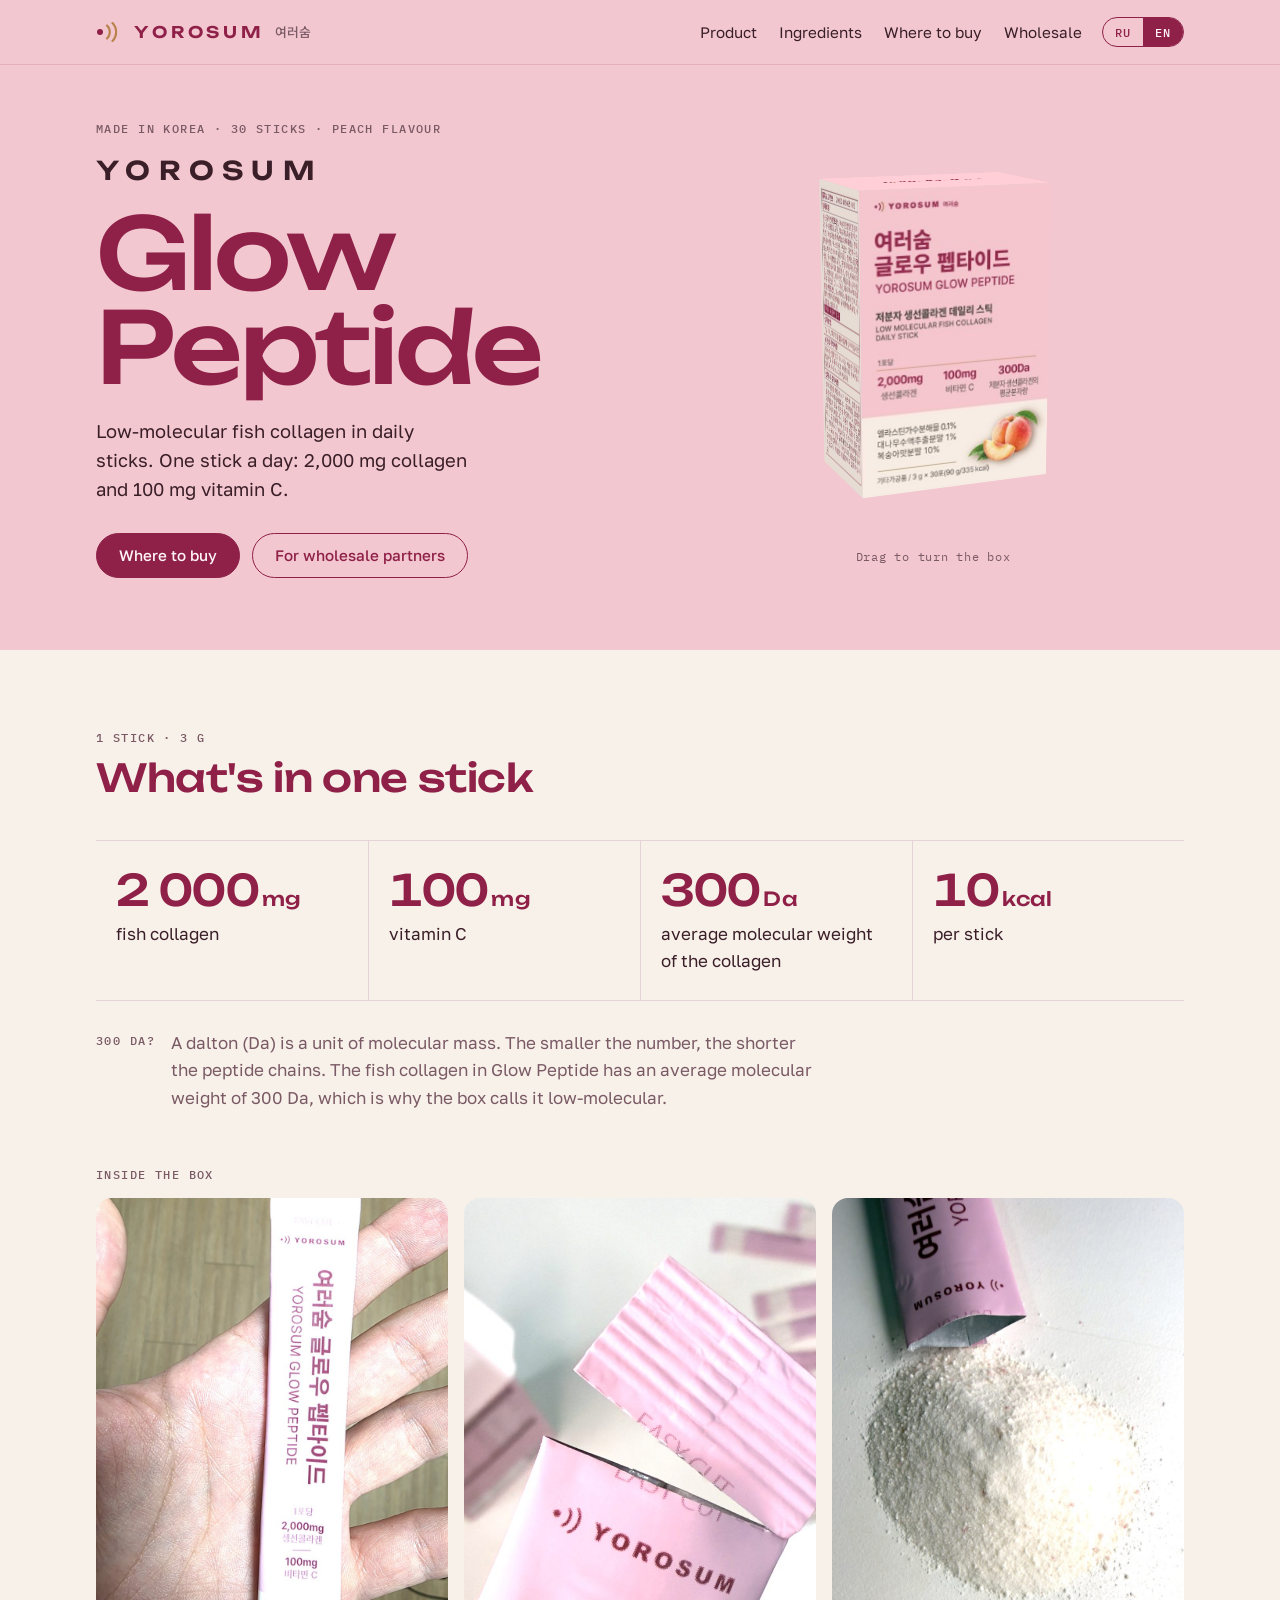
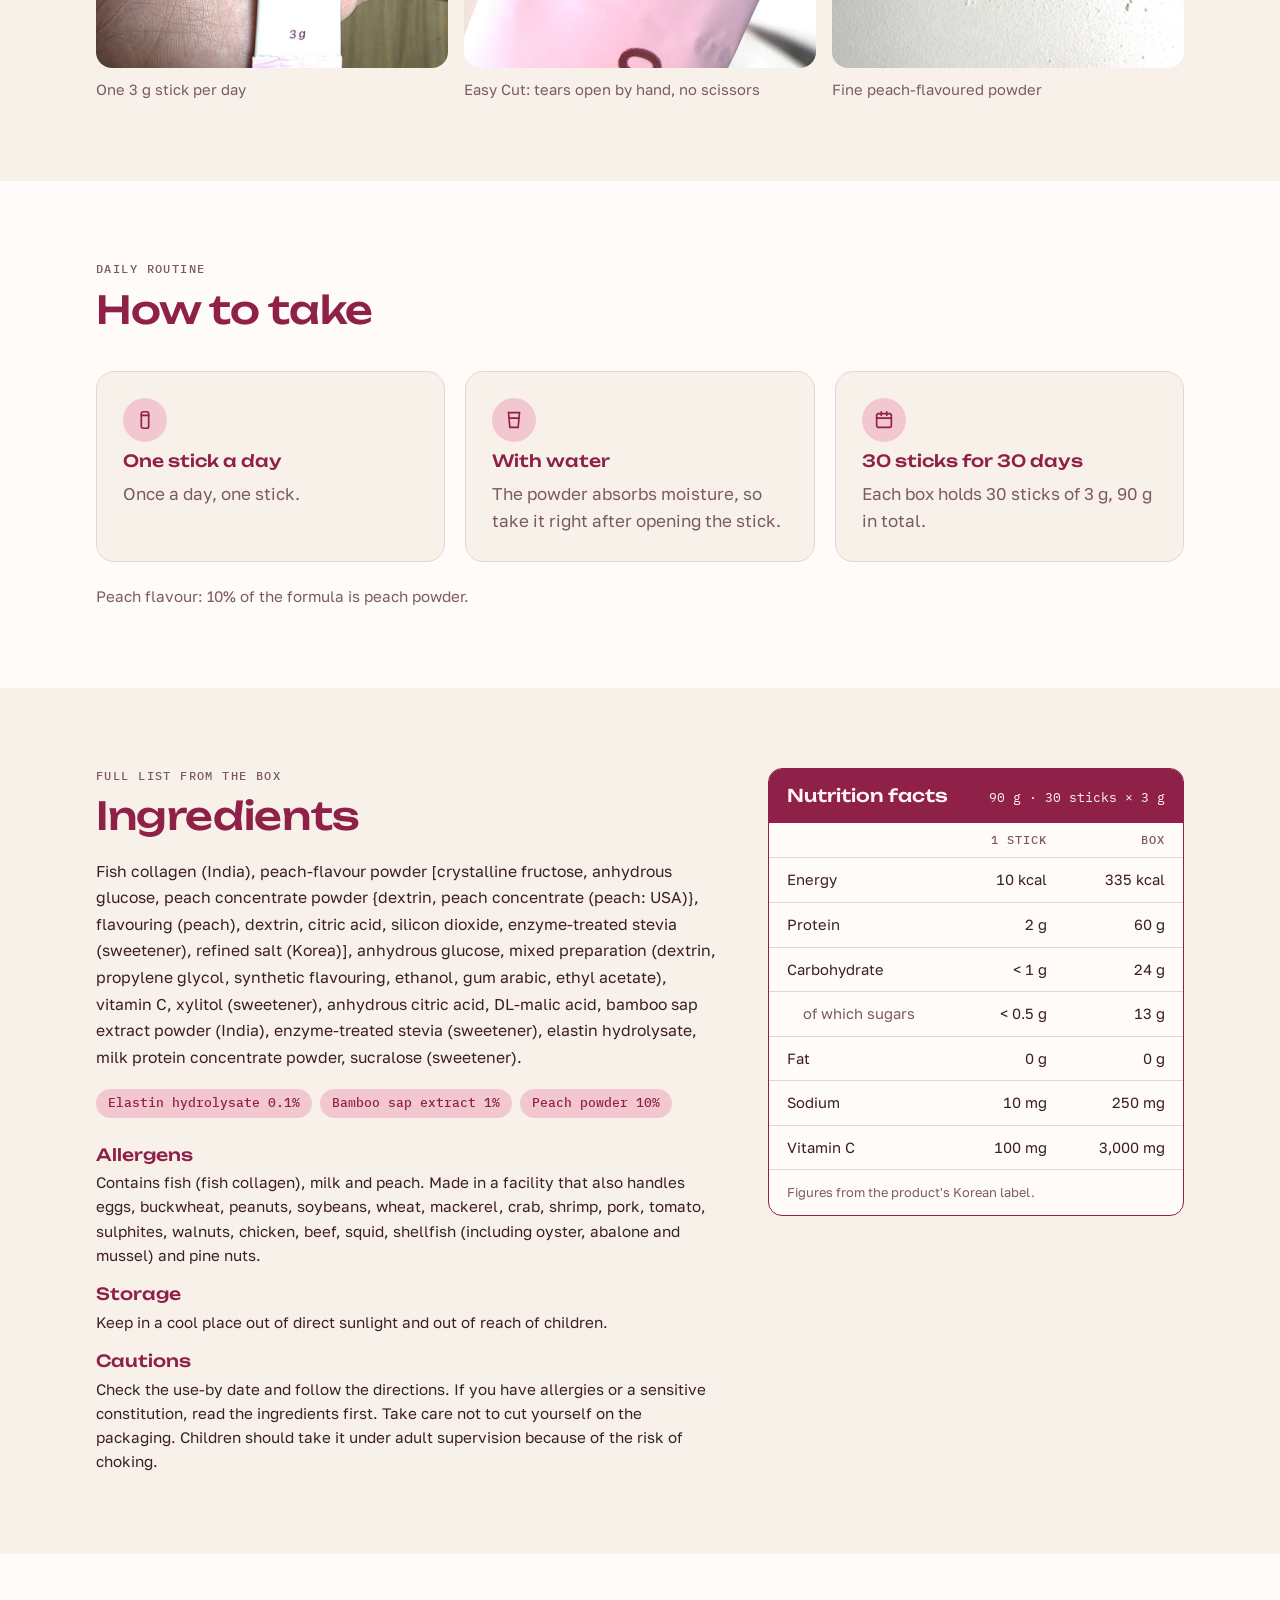
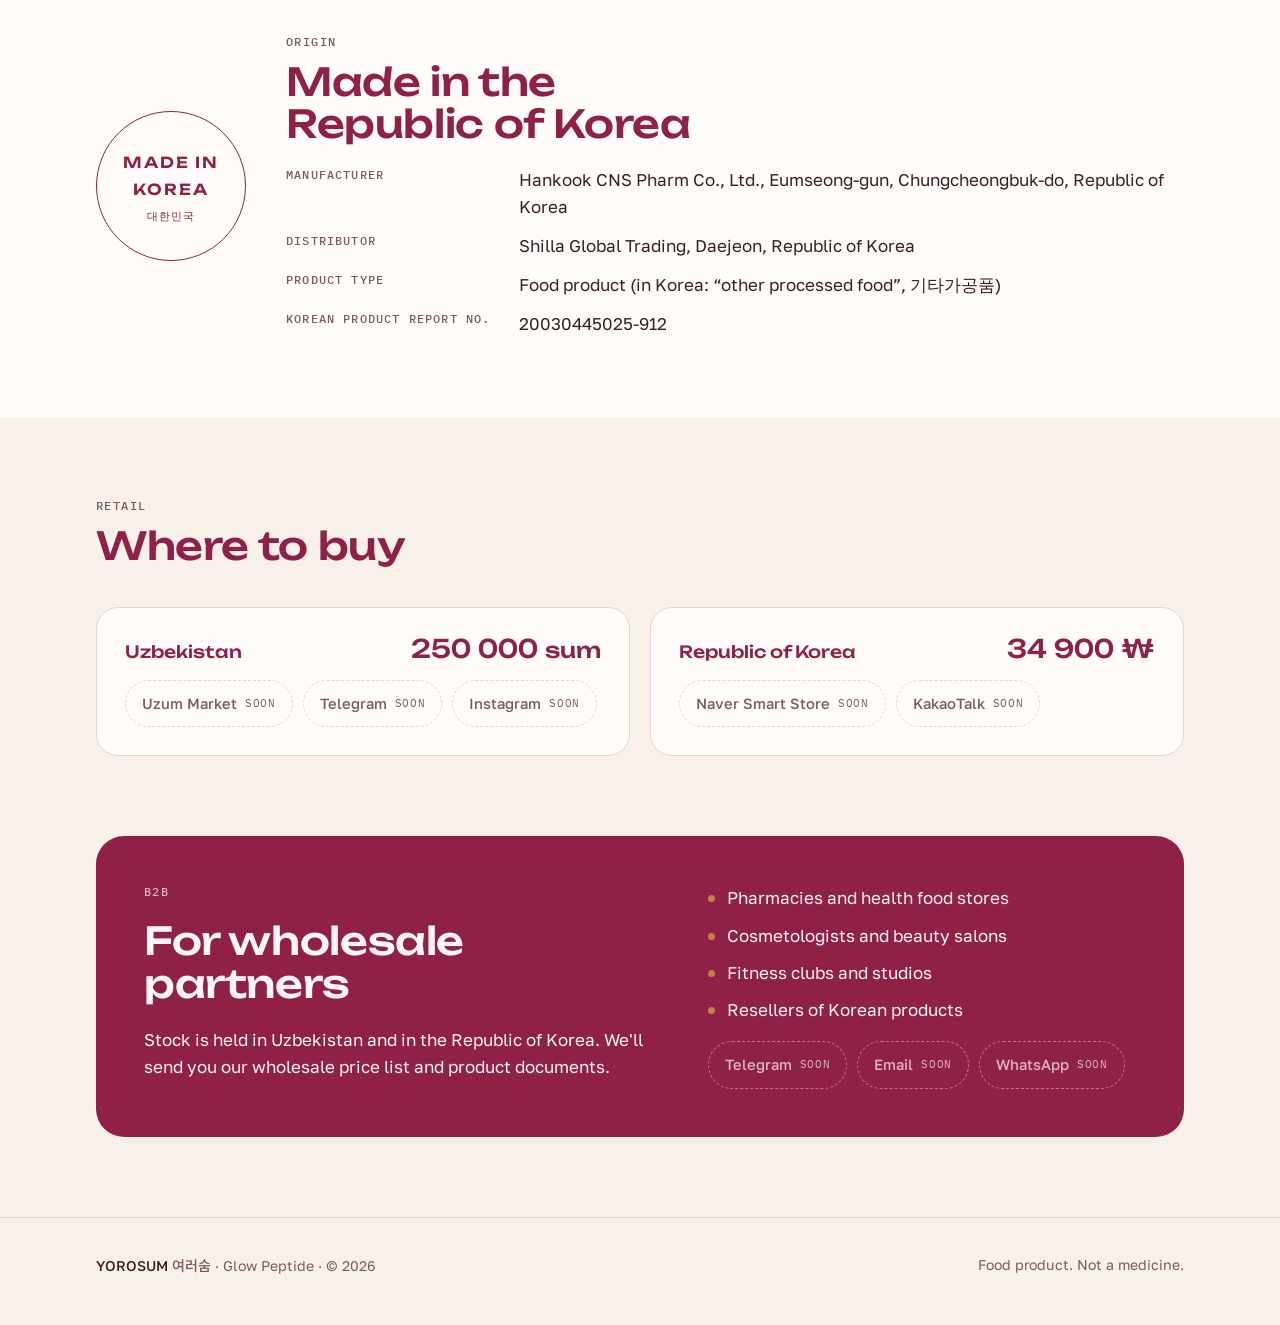
<file: index.html>
<!doctype html>
<html lang="ru">
<head>
<meta charset="utf-8">
<meta name="viewport" content="width=device-width, initial-scale=1, viewport-fit=cover">
<title>YOROSUM Glow Peptide</title>
<meta name="claude:viewport-fit-sides" content="cover">
<meta name="description" content="YOROSUM Glow Peptide: низкомолекулярный рыбный коллаген в ежедневных стиках. 2 000 мг коллагена и 100 мг витамина C в одном стике. Сделано в Корее.">
<meta property="og:title" content="YOROSUM Glow Peptide">
<meta property="og:description" content="Низкомолекулярный рыбный коллаген в ежедневных стиках. Сделано в Корее.">
<meta property="og:type" content="website">
<link rel="icon" href="data:image/svg+xml,%3Csvg xmlns='http://www.w3.org/2000/svg' viewBox='0 0 32 32'%3E%3Crect width='32' height='32' rx='7' fill='%23F2C7D0'/%3E%3Ccircle cx='9' cy='16' r='3' fill='%238F2148'/%3E%3Cpath d='M15 9a10 10 0 0 1 0 14M20 6a14 14 0 0 1 0 20' fill='none' stroke='%23C8935A' stroke-width='2.4' stroke-linecap='round'/%3E%3C/svg%3E">
<link rel="preconnect" href="https://fonts.googleapis.com">
<link rel="preconnect" href="https://fonts.gstatic.com" crossorigin>
<link rel="stylesheet" href="https://fonts.googleapis.com/css2?family=Unbounded:wght@400;500;600&family=Golos+Text:wght@400;500;600&family=IBM+Plex+Mono:wght@400;500&family=Noto+Sans+KR:wght@500&display=swap">
<style>
/* Layout: the page is the carton opened up. A Pantone-pink top band (the box's front) holds the turning 3D box; cream panels below read like the side and back panels: figures, directions, ingredients, where to buy. */
:root{
  --pink:#F2C7D0;       /* Pantone 517 C, the carton's solid pink */
  --pink-deep:#E8AFBC;
  --berry:#8F2148;      /* product-name ink */
  --cream:#F8F1EA;      /* the carton's lower cream band */
  --paper:#FFFBF8;
  --ink:#3A1E28;
  --mute:#7A5A65;
  --gold:#B9834B;       /* the logo's sound arcs */
  --line:#E6D3D8;
  --on-berry:#FFF4F6;
  --f-display:"Unbounded","Avenir Next","Segoe UI",system-ui,sans-serif;
  --f-body:"Golos Text","Segoe UI",system-ui,-apple-system,sans-serif;
  --f-mono:"IBM Plex Mono",ui-monospace,"SFMono-Regular",Menlo,monospace;
  --f-kr:"Noto Sans KR","Apple SD Gothic Neo","Malgun Gothic",sans-serif;
  --gutter-l:max(16px, env(safe-area-inset-left, 0px));
  --gutter-r:max(16px, env(safe-area-inset-right, 0px));
}
@media (prefers-color-scheme: dark){:root:not([data-theme="light"]){
  --pink:#3B1F29; --pink-deep:#552C3B; --berry:#F3A3B8; --cream:#1F1418; --paper:#271A1F;
  --ink:#F5E6EA; --mute:#C2A3AD; --gold:#D9A56E; --line:#432D35; --on-berry:#2A0F19;
  color-scheme:dark}}
:root[data-theme="dark"]{
  --pink:#3B1F29; --pink-deep:#552C3B; --berry:#F3A3B8; --cream:#1F1418; --paper:#271A1F;
  --ink:#F5E6EA; --mute:#C2A3AD; --gold:#D9A56E; --line:#432D35; --on-berry:#2A0F19;
  color-scheme:dark}

*,*::before,*::after{box-sizing:border-box}
html{scroll-behavior:smooth}
@media (prefers-reduced-motion: reduce){html{scroll-behavior:auto}}
body{margin:0;background:var(--cream);color:var(--ink);font:400 17px/1.6 var(--f-body);-webkit-font-smoothing:antialiased}
body::before{content:"";position:fixed;inset:0 0 auto;height:env(safe-area-inset-top,0px);z-index:10;background:var(--pink)}
img{max-width:100%;display:block}
a{color:inherit}
:focus-visible{outline:2px solid var(--berry);outline-offset:3px;border-radius:4px}
.wrap{max-width:1120px;margin:0 auto;padding-left:var(--gutter-l);padding-right:var(--gutter-r)}
h1,h2,h3{font-family:var(--f-display);font-weight:500;line-height:1.1;text-wrap:balance;margin:0;color:var(--berry)}
h2{font-size:clamp(1.6rem,3.6vw,2.4rem);letter-spacing:-.01em}
h3{font-size:1.05rem;font-weight:500}
p{margin:0}
.kr{font-family:var(--f-kr);font-weight:500}
.label{font:500 .74rem/1.3 var(--f-mono);letter-spacing:.12em;text-transform:uppercase;color:var(--mute)}
.lead{font-size:1.15rem;max-width:34ch}
.muted{color:var(--mute)}

/* header */
.top{position:sticky;top:env(safe-area-inset-top,0px);z-index:5;background:var(--pink);border-bottom:1px solid color-mix(in srgb,var(--berry) 14%,transparent)}
.top .wrap{display:flex;align-items:center;gap:20px;min-height:64px;padding-block:10px}
.logo{display:flex;align-items:center;gap:10px;text-decoration:none;color:var(--berry);flex-shrink:0}
.logo svg{width:28px;height:20px}
.logo b{font:600 1rem/1 var(--f-display);letter-spacing:.24em}
.logo .kr{font-size:.8rem;color:var(--mute)}
.nav{display:flex;gap:22px;margin-left:auto;font-size:.95rem}
.nav a{text-decoration:none;color:var(--ink)}
.nav a:hover{color:var(--berry)}
.lang{display:flex;border:1px solid var(--berry);border-radius:999px;overflow:hidden;flex-shrink:0}
.lang button{all:unset;cursor:pointer;font:500 .78rem/1 var(--f-mono);letter-spacing:.08em;padding:8px 12px;color:var(--berry)}
.lang button[aria-pressed="true"]{background:var(--berry);color:var(--on-berry)}
.lang button:focus-visible{outline:2px solid var(--gold);outline-offset:-2px}
@media (max-width:820px){.nav{display:none}.lang{margin-left:auto}}

/* hero: the pink front panel */
.hero{background:var(--pink);overflow:hidden}
.hero .wrap{display:grid;grid-template-columns:1.05fr .95fr;gap:32px;align-items:center;padding-block:56px 72px}
.hero-copy{display:grid;gap:22px;min-width:0}
.hero h1{font-size:clamp(3rem,8.4vw,6.2rem);font-weight:500;letter-spacing:-.03em;line-height:.95}
.hero h1 span{display:block;font-size:.26em;letter-spacing:.32em;font-weight:600;margin-bottom:.9em;color:var(--ink)}
.cta-row{display:flex;flex-wrap:wrap;gap:12px;margin-top:6px}
.btn{display:inline-flex;align-items:center;gap:8px;padding:14px 22px;border-radius:999px;font:500 .95rem/1 var(--f-body);text-decoration:none;border:1px solid var(--berry);transition:transform .15s}
.btn:hover{transform:translateY(-1px)}
.btn.solid{background:var(--berry);color:var(--on-berry)}
.btn.ghost{color:var(--berry)}
.stage{display:grid;justify-items:center;gap:14px;min-width:0}
.scene{--k:2.05px;max-width:100%;width:calc(95*var(--k)*1.75);height:calc(143*var(--k)*1.3);display:grid;place-items:center;perspective:1300px;cursor:grab;touch-action:pan-y;user-select:none;-webkit-user-select:none}
.scene.dragging{cursor:grabbing}
.box{--w:calc(95*var(--k));--d:calc(60*var(--k));--h:calc(143*var(--k));position:relative;width:var(--w);height:var(--h);transform-style:preserve-3d;transform:rotateX(-12deg) rotateY(-32deg)}
.face{position:absolute;inset:0;background:var(--cream) center/100% 100% no-repeat;backface-visibility:hidden}
.face.front{background-image:url(assets/carton-front.jpg);transform:translateZ(calc(var(--d)/2))}
.face.back{background-image:url(assets/carton-back.jpg);transform:rotateY(180deg) translateZ(calc(var(--d)/2))}
.face.right,.face.left{width:var(--d);left:calc((var(--w) - var(--d))/2)}
.face.right{background-image:url(assets/carton-right.jpg);transform:rotateY(90deg) translateZ(calc(var(--w)/2));filter:brightness(.93)}
.face.left{background-image:url(assets/carton-left.jpg);transform:rotateY(-90deg) translateZ(calc(var(--w)/2));filter:brightness(.93)}
.face.top,.face.bottom{height:var(--d);top:calc((var(--h) - var(--d))/2)}
.face.top{background-image:url(assets/carton-top.jpg);transform:rotateX(90deg) translateZ(calc(var(--h)/2));filter:brightness(1.04)}
.face.bottom{background:#EFE3DA;transform:rotateX(-90deg) translateZ(calc(var(--h)/2))}
.shadow{width:calc(95*var(--k)*1.5);height:22px;margin-top:-18px;border-radius:50%;background:radial-gradient(closest-side,color-mix(in srgb,var(--ink) 28%,transparent),transparent)}
.hint{font:400 .78rem/1 var(--f-mono);letter-spacing:.06em;color:var(--mute)}
@media (max-width:820px){
  .hero .wrap{grid-template-columns:1fr;padding-block:36px 48px}
  .scene{--k:1.55px}
}

/* sections */
section{scroll-margin-top:80px}
.band{padding-block:80px}
.band.paper{background:var(--paper)}
.sec-head{display:grid;gap:12px;margin-bottom:40px;max-width:640px}

/* per-stick figures */
.figs{display:grid;grid-template-columns:repeat(4,1fr);border-top:1px solid var(--line);border-bottom:1px solid var(--line)}
.fig{padding:28px 20px 26px;display:grid;gap:8px;align-content:start;min-width:0}
.fig + .fig{border-left:1px solid var(--line)}
.fig .num{font:500 clamp(1.9rem,3.6vw,2.7rem)/1 var(--f-display);color:var(--berry);font-variant-numeric:tabular-nums;letter-spacing:-.02em}
.fig .num small{font-size:.45em;letter-spacing:.02em;margin-left:.15em}
@media (max-width:820px){.figs{grid-template-columns:1fr 1fr}.fig:nth-child(3){border-left:0}.fig:nth-child(n+3){border-top:1px solid var(--line)}}
.note{margin-top:28px;display:grid;grid-template-columns:auto 1fr;gap:16px;max-width:720px;align-items:start}
.note .label{padding-top:4px}

/* real photos */
.gallery-head{margin-top:56px;margin-bottom:16px}
.gallery{display:grid;grid-template-columns:repeat(3,1fr);gap:16px}
.gallery figure{margin:0;display:grid;gap:10px;min-width:0}
.gallery img{width:100%;height:auto;aspect-ratio:3/4;object-fit:cover;border-radius:16px;background:var(--pink)}
.gallery figcaption{font-size:.92rem;color:var(--mute)}
@media (max-width:820px){
  .gallery{grid-template-columns:none;grid-auto-flow:column;grid-auto-columns:76%;overflow-x:auto;scroll-snap-type:x mandatory;padding-bottom:8px}
  .gallery figure{scroll-snap-align:start}
}

/* directions */
.steps{display:grid;grid-template-columns:repeat(3,1fr);gap:20px}
.step{background:var(--paper);border:1px solid var(--line);border-radius:18px;padding:26px;display:grid;gap:10px;align-content:start}
.band.paper .step{background:var(--cream)}
.step .ico{width:44px;height:44px;border-radius:50%;background:var(--pink);display:grid;place-items:center;color:var(--berry)}
.step .ico svg{width:22px;height:22px}
@media (max-width:820px){.steps{grid-template-columns:1fr}}
.aside-line{margin-top:22px;color:var(--mute);font-size:.95rem}

/* ingredients */
.ingr{display:grid;grid-template-columns:1.2fr .8fr;gap:48px;align-items:start}
.ingr > *{min-width:0}
.ingr-list{font-size:.98rem;line-height:1.7}
.chips{display:flex;flex-wrap:wrap;gap:8px;margin-block:18px 4px}
.chip{font:500 .8rem/1 var(--f-mono);padding:8px 12px;border-radius:999px;background:var(--pink);color:var(--berry)}
.facts{display:grid;gap:18px;margin-top:28px}
.fact h3{margin-bottom:6px}
.fact p{font-size:.95rem}
.nutri{border:1.5px solid var(--berry);border-radius:14px;overflow:hidden;background:var(--paper)}
.nutri header{background:var(--berry);color:var(--on-berry);padding:16px 18px;display:flex;justify-content:space-between;align-items:baseline;gap:12px;flex-wrap:wrap}
.nutri header b{font:500 1.1rem/1.2 var(--f-display)}
.nutri header span{font:400 .8rem/1.3 var(--f-mono)}
.tbl{overflow-x:auto}
table{width:100%;border-collapse:collapse;font-size:.92rem;font-variant-numeric:tabular-nums}
th,td{padding:10px 18px;text-align:right;border-bottom:1px solid var(--line);white-space:nowrap}
th:first-child,td:first-child{text-align:left;white-space:normal}
thead th{font:500 .72rem/1.3 var(--f-mono);letter-spacing:.08em;text-transform:uppercase;color:var(--mute)}
tr.sub td:first-child{padding-left:34px;color:var(--mute)}
tbody tr:last-child td{border-bottom:0}
.nutri footer{padding:12px 18px;font-size:.8rem;color:var(--mute);border-top:1px solid var(--line)}
@media (max-width:820px){.ingr{grid-template-columns:1fr;gap:36px}}

/* origin */
.origin{display:grid;grid-template-columns:auto 1fr;gap:40px;align-items:center}
.stamp{width:150px;height:150px;border-radius:50%;border:1.5px solid var(--berry);display:grid;place-items:center;text-align:center;color:var(--berry);padding:16px}
.stamp b{font:600 .95rem/1.25 var(--f-display);letter-spacing:.12em}
.stamp span{font:400 .7rem/1.3 var(--f-mono);letter-spacing:.1em;display:block;margin-top:6px}
dl.spec{display:grid;grid-template-columns:max-content 1fr;gap:12px 28px;margin:20px 0 0}
dl.spec dt{font:500 .74rem/1.6 var(--f-mono);letter-spacing:.1em;text-transform:uppercase;color:var(--mute)}
dl.spec dd{margin:0;min-width:0}
@media (max-width:640px){.origin{grid-template-columns:1fr}.stamp{width:120px;height:120px}dl.spec{grid-template-columns:1fr;gap:2px}dl.spec dd{margin-bottom:12px}}

/* where to buy */
.markets{display:grid;grid-template-columns:1fr 1fr;gap:20px}
.market{border:1px solid var(--line);border-radius:22px;padding:28px;display:grid;gap:18px;background:var(--paper);align-content:start}
.market .row{display:flex;justify-content:space-between;align-items:baseline;gap:16px;flex-wrap:wrap}
.market .price{font:500 1.6rem/1 var(--f-display);color:var(--berry);font-variant-numeric:tabular-nums}
.links{display:flex;flex-wrap:wrap;gap:10px}
.lnk{display:inline-flex;align-items:center;gap:8px;padding:11px 16px;border-radius:999px;border:1px solid var(--berry);color:var(--berry);text-decoration:none;font-size:.92rem;font-weight:500}
.lnk:hover{background:var(--pink)}
.lnk.soon{border-style:dashed;border-color:var(--line);color:var(--mute);cursor:default}
.lnk.soon:hover{background:none}
.lnk .tag{font:400 .7rem/1 var(--f-mono);letter-spacing:.06em;text-transform:uppercase}
@media (max-width:820px){.markets{grid-template-columns:1fr}}

/* wholesale */
.b2b{background:var(--berry);color:var(--on-berry);border-radius:28px;padding:48px;display:grid;grid-template-columns:1.1fr .9fr;gap:40px}
.b2b > *{min-width:0}
.b2b h2{color:var(--on-berry)}
.b2b .label{color:color-mix(in srgb,var(--on-berry) 70%,transparent)}
.b2b ul{margin:0;padding:0;list-style:none;display:grid;gap:10px}
.b2b li{display:flex;gap:12px;align-items:baseline}
.b2b li::before{content:"";flex:0 0 7px;height:7px;border-radius:50%;background:var(--gold);transform:translateY(-2px)}
.b2b .lnk{border-color:var(--on-berry);color:var(--on-berry)}
.b2b .lnk:hover{background:color-mix(in srgb,var(--on-berry) 14%,transparent)}
.b2b .lnk.soon{border-color:color-mix(in srgb,var(--on-berry) 40%,transparent);color:color-mix(in srgb,var(--on-berry) 70%,transparent)}
.b2b-side{display:grid;gap:18px;align-content:start}
@media (max-width:820px){.b2b{grid-template-columns:1fr;padding:32px 24px;border-radius:22px}}

/* footer */
.foot{border-top:1px solid var(--line);padding-block:36px 48px;font-size:.88rem;color:var(--mute)}
.foot .wrap{display:flex;justify-content:space-between;gap:20px;flex-wrap:wrap}
.foot strong{color:var(--ink);font-weight:500}
</style>
</head>
<body>

<header class="top">
  <div class="wrap">
    <a class="logo" href="#top" aria-label="YOROSUM">
      <svg viewBox="0 0 28 20" aria-hidden="true"><circle cx="4" cy="10" r="3" fill="currentColor"/><path d="M11 3.5a9 9 0 0 1 0 13M16.5 1a13 13 0 0 1 0 18" fill="none" style="stroke:var(--gold)" stroke-width="2.2" stroke-linecap="round"/></svg>
      <b>YOROSUM</b><span class="kr">여러숨</span>
    </a>
    <nav class="nav" aria-label="Sections">
      <a href="#product" data-i18n="nav.product">Продукт</a>
      <a href="#ingredients" data-i18n="nav.ingredients">Состав</a>
      <a href="#buy" data-i18n="nav.buy">Где купить</a>
      <a href="#wholesale" data-i18n="nav.wholesale">Оптом</a>
    </nav>
    <div class="lang" role="group" aria-label="Language">
      <button type="button" id="lang-ru" data-lang="ru" aria-pressed="true">RU</button>
      <button type="button" id="lang-en" data-lang="en" aria-pressed="false">EN</button>
    </div>
  </div>
</header>

<main id="top">
  <section class="hero">
    <div class="wrap">
      <div class="hero-copy">
        <p class="label" data-i18n="hero.eyebrow">Made in Korea · 30 стиков · вкус персика</p>
        <h1><span>YOROSUM</span>Glow Peptide</h1>
        <p class="lead" data-i18n="hero.lead">Низкомолекулярный рыбный коллаген в ежедневных стиках. Один стик в день: 2&nbsp;000&nbsp;мг коллагена и 100&nbsp;мг витамина C.</p>
        <div class="cta-row">
          <a class="btn solid" href="#buy" data-i18n="hero.cta">Где купить</a>
          <a class="btn ghost" href="#wholesale" data-i18n="hero.cta2">Оптовым партнёрам</a>
        </div>
      </div>
      <div class="stage">
        <div class="scene" id="scene" aria-label="YOROSUM Glow Peptide carton, 95 × 60 × 143 mm" role="img">
          <div class="box" id="box">
            <div class="face front"></div>
            <div class="face right"></div>
            <div class="face back"></div>
            <div class="face left"></div>
            <div class="face top"></div>
            <div class="face bottom"></div>
          </div>
        </div>
        <div class="shadow" aria-hidden="true"></div>
        <p class="hint" data-i18n="hero.hint">Потяните, чтобы повернуть коробку</p>
      </div>
    </div>
  </section>

  <section class="band" id="product">
    <div class="wrap">
      <div class="sec-head">
        <p class="label" data-i18n="fig.eyebrow">1 стик · 3 г</p>
        <h2 data-i18n="fig.title">Что в одном стике</h2>
      </div>
      <div class="figs">
        <div class="fig"><div class="num">2&nbsp;000<small data-i18n="u.mg">мг</small></div><p data-i18n="fig.collagen">рыбного коллагена</p></div>
        <div class="fig"><div class="num">100<small data-i18n="u.mg">мг</small></div><p data-i18n="fig.vitc">витамина C</p></div>
        <div class="fig"><div class="num">300<small data-i18n="u.da">Да</small></div><p data-i18n="fig.da">средняя молекулярная масса коллагена</p></div>
        <div class="fig"><div class="num">10<small data-i18n="u.kcal">ккал</small></div><p data-i18n="fig.kcal">в одном стике</p></div>
      </div>
      <div class="note">
        <p class="label" data-i18n="note.label">300 Да?</p>
        <p class="muted" data-i18n="note.text">Дальтон (Да) — единица массы молекул. Чем меньше число, тем короче цепочки пептидов. Средняя молекулярная масса рыбного коллагена в Glow Peptide — 300 Да, поэтому на упаковке он назван низкомолекулярным.</p>
      </div>
      <div class="gallery-head">
        <p class="label" data-i18n="gal.eyebrow">Внутри коробки</p>
      </div>
      <div class="gallery">
        <figure>
          <img src="assets/stick-in-hand.jpg" width="900" height="1200" loading="lazy" alt="Стик YOROSUM Glow Peptide 3 г на ладони" data-i18n-alt="gal.1a">
          <figcaption data-i18n="gal.1">Стик 3 г — один на день</figcaption>
        </figure>
        <figure>
          <img src="assets/easy-cut.jpg" width="900" height="900" loading="lazy" alt="Стик, вскрытый по линии Easy Cut" data-i18n-alt="gal.2a">
          <figcaption data-i18n="gal.2">Easy Cut: открывается руками, без ножниц</figcaption>
        </figure>
        <figure>
          <img src="assets/powder.jpg" width="900" height="1200" loading="lazy" alt="Порошок Glow Peptide, высыпанный из стика" data-i18n-alt="gal.3a">
          <figcaption data-i18n="gal.3">Мелкий порошок со вкусом персика</figcaption>
        </figure>
      </div>
    </div>
  </section>

  <section class="band paper" id="how">
    <div class="wrap">
      <div class="sec-head">
        <p class="label" data-i18n="how.eyebrow">Ежедневный ритуал</p>
        <h2 data-i18n="how.title">Как принимать</h2>
      </div>
      <div class="steps">
        <div class="step">
          <div class="ico"><svg viewBox="0 0 24 24" fill="none" stroke="currentColor" stroke-width="1.8" stroke-linecap="round" aria-hidden="true"><rect x="8" y="3" width="8" height="18" rx="2"/><path d="M8 7h8"/></svg></div>
          <h3 data-i18n="how.1t">Один стик в день</h3>
          <p class="muted" data-i18n="how.1p">Один раз в день, по одному стику.</p>
        </div>
        <div class="step">
          <div class="ico"><svg viewBox="0 0 24 24" fill="none" stroke="currentColor" stroke-width="1.8" stroke-linecap="round" aria-hidden="true"><path d="M6 4h12l-1.5 16h-9z"/><path d="M6.6 10h10.8"/></svg></div>
          <h3 data-i18n="how.2t">Запивая водой</h3>
          <p class="muted" data-i18n="how.2p">Порошок впитывает влагу, поэтому принимайте его сразу после вскрытия стика.</p>
        </div>
        <div class="step">
          <div class="ico"><svg viewBox="0 0 24 24" fill="none" stroke="currentColor" stroke-width="1.8" stroke-linecap="round" aria-hidden="true"><rect x="4" y="5" width="16" height="15" rx="2"/><path d="M4 10h16M9 3v4M15 3v4"/></svg></div>
          <h3 data-i18n="how.3t">30 стиков на 30 дней</h3>
          <p class="muted" data-i18n="how.3p">В коробке 30 стиков по 3 г, 90 г продукта.</p>
        </div>
      </div>
      <p class="aside-line" data-i18n="how.taste">Вкус персика: 10% состава — персиковый порошок.</p>
    </div>
  </section>

  <section class="band" id="ingredients">
    <div class="wrap ingr">
      <div>
        <div class="sec-head" style="margin-bottom:20px">
          <p class="label" data-i18n="ing.eyebrow">Полный состав с упаковки</p>
          <h2 data-i18n="ing.title">Состав</h2>
        </div>
        <p class="ingr-list" data-i18n="ing.list">Рыбный коллаген (Индия), персиковый порошок [кристаллическая фруктоза, безводная глюкоза, порошок персикового концентрата {декстрин, персиковый концентрат (персик: США)}, ароматизатор (персик), декстрин, лимонная кислота, диоксид кремния, ферментированная стевия (подсластитель), поваренная соль (Корея)], безводная глюкоза, смесь (декстрин, пропиленгликоль, синтетический ароматизатор, этанол, гуммиарабик, этилацетат), витамин C, ксилит (подсластитель), безводная лимонная кислота, DL-яблочная кислота, порошок экстракта сока бамбука (Индия), ферментированная стевия (подсластитель), гидролизат эластина, концентрат молочного белка, сукралоза (подсластитель).</p>
        <div class="chips">
          <span class="chip" data-i18n="ing.c1">Гидролизат эластина 0,1%</span>
          <span class="chip" data-i18n="ing.c2">Экстракт сока бамбука 1%</span>
          <span class="chip" data-i18n="ing.c3">Персиковый порошок 10%</span>
        </div>
        <div class="facts">
          <div class="fact">
            <h3 data-i18n="ing.allergT">Аллергены</h3>
            <p data-i18n="ing.allergP">Содержит рыбу (рыбный коллаген), молоко и персик. Произведено на предприятии, где также перерабатывают яйца, гречиху, арахис, сою, пшеницу, скумбрию, крабов, креветок, свинину, томаты, сульфиты, грецкие орехи, курицу, говядину, кальмаров, моллюсков (включая устриц, морское ушко и мидии) и кедровые орехи.</p>
          </div>
          <div class="fact">
            <h3 data-i18n="ing.storeT">Хранение</h3>
            <p data-i18n="ing.storeP">В прохладном месте, защищённом от прямых солнечных лучей. Хранить в недоступном для детей месте.</p>
          </div>
          <div class="fact">
            <h3 data-i18n="ing.cautT">Меры предосторожности</h3>
            <p data-i18n="ing.cautP">Проверяйте срок годности и соблюдайте способ приёма. При аллергии или повышенной чувствительности сначала ознакомьтесь с составом. Будьте осторожны, чтобы не порезаться о край упаковки. Детям давайте продукт под присмотром взрослых: можно поперхнуться.</p>
          </div>
        </div>
      </div>

      <div class="nutri" aria-labelledby="nutri-title">
        <header><b id="nutri-title" data-i18n="nut.title">Пищевая ценность</b><span data-i18n="nut.sub">90 г · 30 стиков × 3 г</span></header>
        <div class="tbl">
          <table>
            <thead><tr><th></th><th data-i18n="nut.per">1 стик</th><th data-i18n="nut.box">Коробка</th></tr></thead>
            <tbody>
              <tr><td data-i18n="nut.kcal">Энергетическая ценность</td><td data-i18n="nut.kcal1">10 ккал</td><td data-i18n="nut.kcal2">335 ккал</td></tr>
              <tr><td data-i18n="nut.prot">Белки</td><td data-i18n="nut.g2">2 г</td><td data-i18n="nut.g60">60 г</td></tr>
              <tr><td data-i18n="nut.carb">Углеводы</td><td data-i18n="nut.lt1">&lt; 1 г</td><td data-i18n="nut.g24">24 г</td></tr>
              <tr class="sub"><td data-i18n="nut.sug">в т.ч. сахара</td><td data-i18n="nut.lt05">&lt; 0,5 г</td><td data-i18n="nut.g13">13 г</td></tr>
              <tr><td data-i18n="nut.fat">Жиры</td><td data-i18n="nut.g0">0 г</td><td data-i18n="nut.g0">0 г</td></tr>
              <tr><td data-i18n="nut.na">Натрий</td><td data-i18n="nut.mg10">10 мг</td><td data-i18n="nut.mg250">250 мг</td></tr>
              <tr><td data-i18n="nut.c">Витамин C</td><td data-i18n="nut.mg100">100 мг</td><td data-i18n="nut.mg3000">3 000 мг</td></tr>
            </tbody>
          </table>
        </div>
        <footer data-i18n="nut.foot">Данные с корейской упаковки продукта.</footer>
      </div>
    </div>
  </section>

  <section class="band paper" id="origin">
    <div class="wrap origin">
      <div class="stamp"><div><b>MADE IN<br>KOREA</b><span class="kr">대한민국</span></div></div>
      <div>
        <div class="sec-head" style="margin-bottom:0">
          <p class="label" data-i18n="or.eyebrow">Происхождение</p>
          <h2 data-i18n="or.title">Произведено в Республике Корея</h2>
        </div>
        <dl class="spec">
          <dt data-i18n="or.mfrT">Производитель</dt>
          <dd data-i18n="or.mfr">Hankook CNS Pharm Co., Ltd., уезд Ымсон, провинция Чхунчхон-Пукто, Республика Корея</dd>
          <dt data-i18n="or.distT">Дистрибьютор</dt>
          <dd data-i18n="or.dist">Shilla Global Trading, Тэджон, Республика Корея</dd>
          <dt data-i18n="or.typeT">Тип продукта</dt>
          <dd data-i18n="or.type">Пищевой продукт (в Корее: «прочий переработанный пищевой продукт», 기타가공품)</dd>
          <dt data-i18n="or.regT">Рег. номер в Корее</dt>
          <dd>20030445025-912</dd>
        </dl>
      </div>
    </div>
  </section>

  <section class="band" id="buy">
    <div class="wrap">
      <div class="sec-head">
        <p class="label" data-i18n="buy.eyebrow">Розница</p>
        <h2 data-i18n="buy.title">Где купить</h2>
      </div>
      <div class="markets">
        <article class="market">
          <div class="row">
            <h3 data-i18n="buy.uz">Узбекистан</h3>
            <span class="price">250&nbsp;000 <small data-i18n="u.sum">сум</small></span>
          </div>
          <div class="links">
            <a class="lnk" data-link="uzum" href="#">Uzum Market</a>
            <a class="lnk" data-link="telegram" href="#">Telegram</a>
            <a class="lnk" data-link="instagram" href="#">Instagram</a>
          </div>
        </article>
        <article class="market">
          <div class="row">
            <h3 data-i18n="buy.kr">Республика Корея</h3>
            <span class="price">34&nbsp;900 ₩</span>
          </div>
          <div class="links">
            <a class="lnk" data-link="naver" href="#">Naver Smart Store</a>
            <a class="lnk" data-link="kakao" href="#">KakaoTalk</a>
          </div>
        </article>
      </div>
    </div>
  </section>

  <section class="band" id="wholesale" style="padding-top:0">
    <div class="wrap">
      <div class="b2b">
        <div class="sec-head" style="margin-bottom:0">
          <p class="label" data-i18n="b2b.eyebrow">B2B</p>
          <h2 data-i18n="b2b.title">Оптовым партнёрам</h2>
          <p data-i18n="b2b.text">Товар на складах в Узбекистане и в Республике Корея. Пришлём оптовый прайс-лист и документы на продукт.</p>
        </div>
        <div class="b2b-side">
          <ul>
            <li data-i18n="b2b.l1">Аптеки и магазины здорового питания</li>
            <li data-i18n="b2b.l2">Косметологи и салоны красоты</li>
            <li data-i18n="b2b.l3">Фитнес-клубы и студии</li>
            <li data-i18n="b2b.l4">Реселлеры корейских товаров</li>
          </ul>
          <div class="links">
            <a class="lnk" data-link="telegram" href="#">Telegram</a>
            <a class="lnk" data-link="email" href="#">Email</a>
            <a class="lnk" data-link="whatsapp" href="#">WhatsApp</a>
          </div>
        </div>
      </div>
    </div>
  </section>
</main>

<footer class="foot">
  <div class="wrap">
    <p><strong>YOROSUM</strong> <span class="kr">여러숨</span> · Glow Peptide · © 2026</p>
    <p data-i18n="foot.legal">Пищевой продукт. Не является лекарственным средством.</p>
  </div>
</footer>

<script>
/* ===== Edit your links here. Leave a value empty ("") and the button shows as "soon". =====
   telegram:  https://t.me/your_username
   instagram: https://instagram.com/your_handle
   email:     you@example.com   (plain address, no "mailto:")
   whatsapp:  https://wa.me/998XXXXXXXXX
   uzum / naver / kakao: the full product or store page URL */
const LINKS = {
  telegram: "",
  instagram: "",
  email: "",
  whatsapp: "",
  uzum: "",
  naver: "",
  kakao: ""
};

const EN = {
  "nav.product":"Product","nav.ingredients":"Ingredients","nav.buy":"Where to buy","nav.wholesale":"Wholesale",
  "hero.eyebrow":"Made in Korea · 30 sticks · peach flavour",
  "hero.lead":"Low-molecular fish collagen in daily sticks. One stick a day: 2,000&nbsp;mg collagen and 100&nbsp;mg vitamin C.",
  "hero.cta":"Where to buy","hero.cta2":"For wholesale partners","hero.hint":"Drag to turn the box",
  "fig.eyebrow":"1 stick · 3 g","fig.title":"What's in one stick",
  "u.mg":"mg","u.da":"Da","u.kcal":"kcal","u.sum":"sum",
  "fig.collagen":"fish collagen","fig.vitc":"vitamin C","fig.da":"average molecular weight of the collagen","fig.kcal":"per stick",
  "note.label":"300 Da?",
  "note.text":"A dalton (Da) is a unit of molecular mass. The smaller the number, the shorter the peptide chains. The fish collagen in Glow Peptide has an average molecular weight of 300 Da, which is why the box calls it low-molecular.",
  "gal.eyebrow":"Inside the box",
  "gal.1":"One 3 g stick per day","gal.2":"Easy Cut: tears open by hand, no scissors","gal.3":"Fine peach-flavoured powder",
  "gal.1a":"A 3 g YOROSUM Glow Peptide stick on an open hand","gal.2a":"A stick torn open along the Easy Cut line","gal.3a":"Glow Peptide powder poured out of a stick",
  "how.eyebrow":"Daily routine","how.title":"How to take",
  "how.1t":"One stick a day","how.1p":"Once a day, one stick.",
  "how.2t":"With water","how.2p":"The powder absorbs moisture, so take it right after opening the stick.",
  "how.3t":"30 sticks for 30 days","how.3p":"Each box holds 30 sticks of 3 g, 90 g in total.",
  "how.taste":"Peach flavour: 10% of the formula is peach powder.",
  "ing.eyebrow":"Full list from the box","ing.title":"Ingredients",
  "ing.list":"Fish collagen (India), peach-flavour powder [crystalline fructose, anhydrous glucose, peach concentrate powder {dextrin, peach concentrate (peach: USA)}, flavouring (peach), dextrin, citric acid, silicon dioxide, enzyme-treated stevia (sweetener), refined salt (Korea)], anhydrous glucose, mixed preparation (dextrin, propylene glycol, synthetic flavouring, ethanol, gum arabic, ethyl acetate), vitamin C, xylitol (sweetener), anhydrous citric acid, DL-malic acid, bamboo sap extract powder (India), enzyme-treated stevia (sweetener), elastin hydrolysate, milk protein concentrate powder, sucralose (sweetener).",
  "ing.c1":"Elastin hydrolysate 0.1%","ing.c2":"Bamboo sap extract 1%","ing.c3":"Peach powder 10%",
  "ing.allergT":"Allergens",
  "ing.allergP":"Contains fish (fish collagen), milk and peach. Made in a facility that also handles eggs, buckwheat, peanuts, soybeans, wheat, mackerel, crab, shrimp, pork, tomato, sulphites, walnuts, chicken, beef, squid, shellfish (including oyster, abalone and mussel) and pine nuts.",
  "ing.storeT":"Storage","ing.storeP":"Keep in a cool place out of direct sunlight and out of reach of children.",
  "ing.cautT":"Cautions",
  "ing.cautP":"Check the use-by date and follow the directions. If you have allergies or a sensitive constitution, read the ingredients first. Take care not to cut yourself on the packaging. Children should take it under adult supervision because of the risk of choking.",
  "nut.title":"Nutrition facts","nut.sub":"90 g · 30 sticks × 3 g","nut.per":"1 stick","nut.box":"Box",
  "nut.kcal":"Energy","nut.kcal1":"10 kcal","nut.kcal2":"335 kcal",
  "nut.prot":"Protein","nut.g2":"2 g","nut.g60":"60 g",
  "nut.carb":"Carbohydrate","nut.lt1":"&lt; 1 g","nut.g24":"24 g",
  "nut.sug":"of which sugars","nut.lt05":"&lt; 0.5 g","nut.g13":"13 g",
  "nut.fat":"Fat","nut.g0":"0 g","nut.na":"Sodium","nut.mg10":"10 mg","nut.mg250":"250 mg",
  "nut.c":"Vitamin C","nut.mg100":"100 mg","nut.mg3000":"3,000 mg",
  "nut.foot":"Figures from the product's Korean label.",
  "or.eyebrow":"Origin","or.title":"Made in the Republic of Korea",
  "or.mfrT":"Manufacturer","or.mfr":"Hankook CNS Pharm Co., Ltd., Eumseong-gun, Chungcheongbuk-do, Republic of Korea",
  "or.distT":"Distributor","or.dist":"Shilla Global Trading, Daejeon, Republic of Korea",
  "or.typeT":"Product type","or.type":"Food product (in Korea: “other processed food”, 기타가공품)",
  "or.regT":"Korean product report no.",
  "buy.eyebrow":"Retail","buy.title":"Where to buy","buy.uz":"Uzbekistan","buy.kr":"Republic of Korea",
  "b2b.eyebrow":"B2B","b2b.title":"For wholesale partners",
  "b2b.text":"Stock is held in Uzbekistan and in the Republic of Korea. We'll send you our wholesale price list and product documents.",
  "b2b.l1":"Pharmacies and health food stores","b2b.l2":"Cosmetologists and beauty salons","b2b.l3":"Fitness clubs and studios","b2b.l4":"Resellers of Korean products",
  "foot.legal":"Food product. Not a medicine.",
  "soon":"soon"
};
const RU_SOON = "скоро";

const nodes = [...document.querySelectorAll("[data-i18n]")];
const RU = {};
nodes.forEach(n => { RU[n.dataset.i18n] = n.innerHTML; });
const altNodes = [...document.querySelectorAll("[data-i18n-alt]")];
altNodes.forEach(n => { RU[n.dataset.i18nAlt] = n.alt; });
let lang = "ru";

function renderLinks(){
  document.querySelectorAll("[data-link]").forEach(a => {
    const key = a.dataset.link;
    const val = (LINKS[key] || "").trim();
    if (!a.dataset.name) a.dataset.name = a.textContent;
    if (val) {
      a.classList.remove("soon");
      a.removeAttribute("aria-disabled");
      a.href = key === "email" ? "mailto:" + val : val;
      a.textContent = key === "email" ? val : a.dataset.name;
      if (key !== "email") { a.target = "_blank"; a.rel = "noopener"; }
    } else {
      a.classList.add("soon");
      a.setAttribute("aria-disabled", "true");
      a.removeAttribute("href");
      a.innerHTML = "";
      a.append(a.dataset.name + " ");
      const t = document.createElement("span");
      t.className = "tag";
      t.textContent = lang === "en" ? EN.soon : RU_SOON;
      a.append(t);
    }
  });
}

function setLang(l){
  lang = l === "en" ? "en" : "ru";
  const dict = lang === "en" ? EN : RU;
  nodes.forEach(n => { const v = dict[n.dataset.i18n]; if (v != null) n.innerHTML = v; });
  altNodes.forEach(n => { const v = dict[n.dataset.i18nAlt]; if (v != null) n.alt = v; });
  document.documentElement.lang = lang;
  document.querySelectorAll(".lang button").forEach(b => b.setAttribute("aria-pressed", String(b.dataset.lang === lang)));
  renderLinks();
  try { localStorage.setItem("yorosum-lang", lang); } catch (e) {}
}

document.querySelectorAll(".lang button").forEach(b => b.addEventListener("click", () => setLang(b.dataset.lang)));

let initial = null;
if (location.hash === "#en" || location.hash === "#ru") initial = location.hash.slice(1);
if (!initial) { try { initial = localStorage.getItem("yorosum-lang"); } catch (e) {} }
if (!initial) {
  const nav = (navigator.language || "ru").toLowerCase();
  initial = /^(ru|uz|kk|ky|tg|be|uk|az|hy|ka|tk|mn)/.test(nav) ? "ru" : "en";
}
setLang(initial);

/* turning carton: slow idle turn, drag to spin */
(function(){
  const scene = document.getElementById("scene");
  const box = document.getElementById("box");
  const still = window.matchMedia("(prefers-reduced-motion: reduce)").matches;
  let ry = -32, rx = -12, drag = null, idleAt = 0;
  const draw = () => { box.style.transform = `rotateX(${rx}deg) rotateY(${ry}deg)`; };
  scene.addEventListener("pointerdown", e => {
    drag = { x: e.clientX, y: e.clientY, ry, rx };
    scene.setPointerCapture(e.pointerId);
    scene.classList.add("dragging");
  });
  scene.addEventListener("pointermove", e => {
    if (!drag) return;
    ry = drag.ry + (e.clientX - drag.x) * 0.5;
    rx = Math.max(-40, Math.min(25, drag.rx - (e.clientY - drag.y) * 0.3));
    draw();
  });
  const end = () => { drag = null; idleAt = performance.now() + 2500; scene.classList.remove("dragging"); };
  scene.addEventListener("pointerup", end);
  scene.addEventListener("pointercancel", end);
  if (still) return;
  let last = performance.now();
  (function tick(now){
    const dt = Math.min(64, now - last); last = now;
    if (!drag && now > idleAt) { ry += dt * 0.012; draw(); }
    requestAnimationFrame(tick);
  })(last);
})();
</script>
</body>
</html>
</file>
